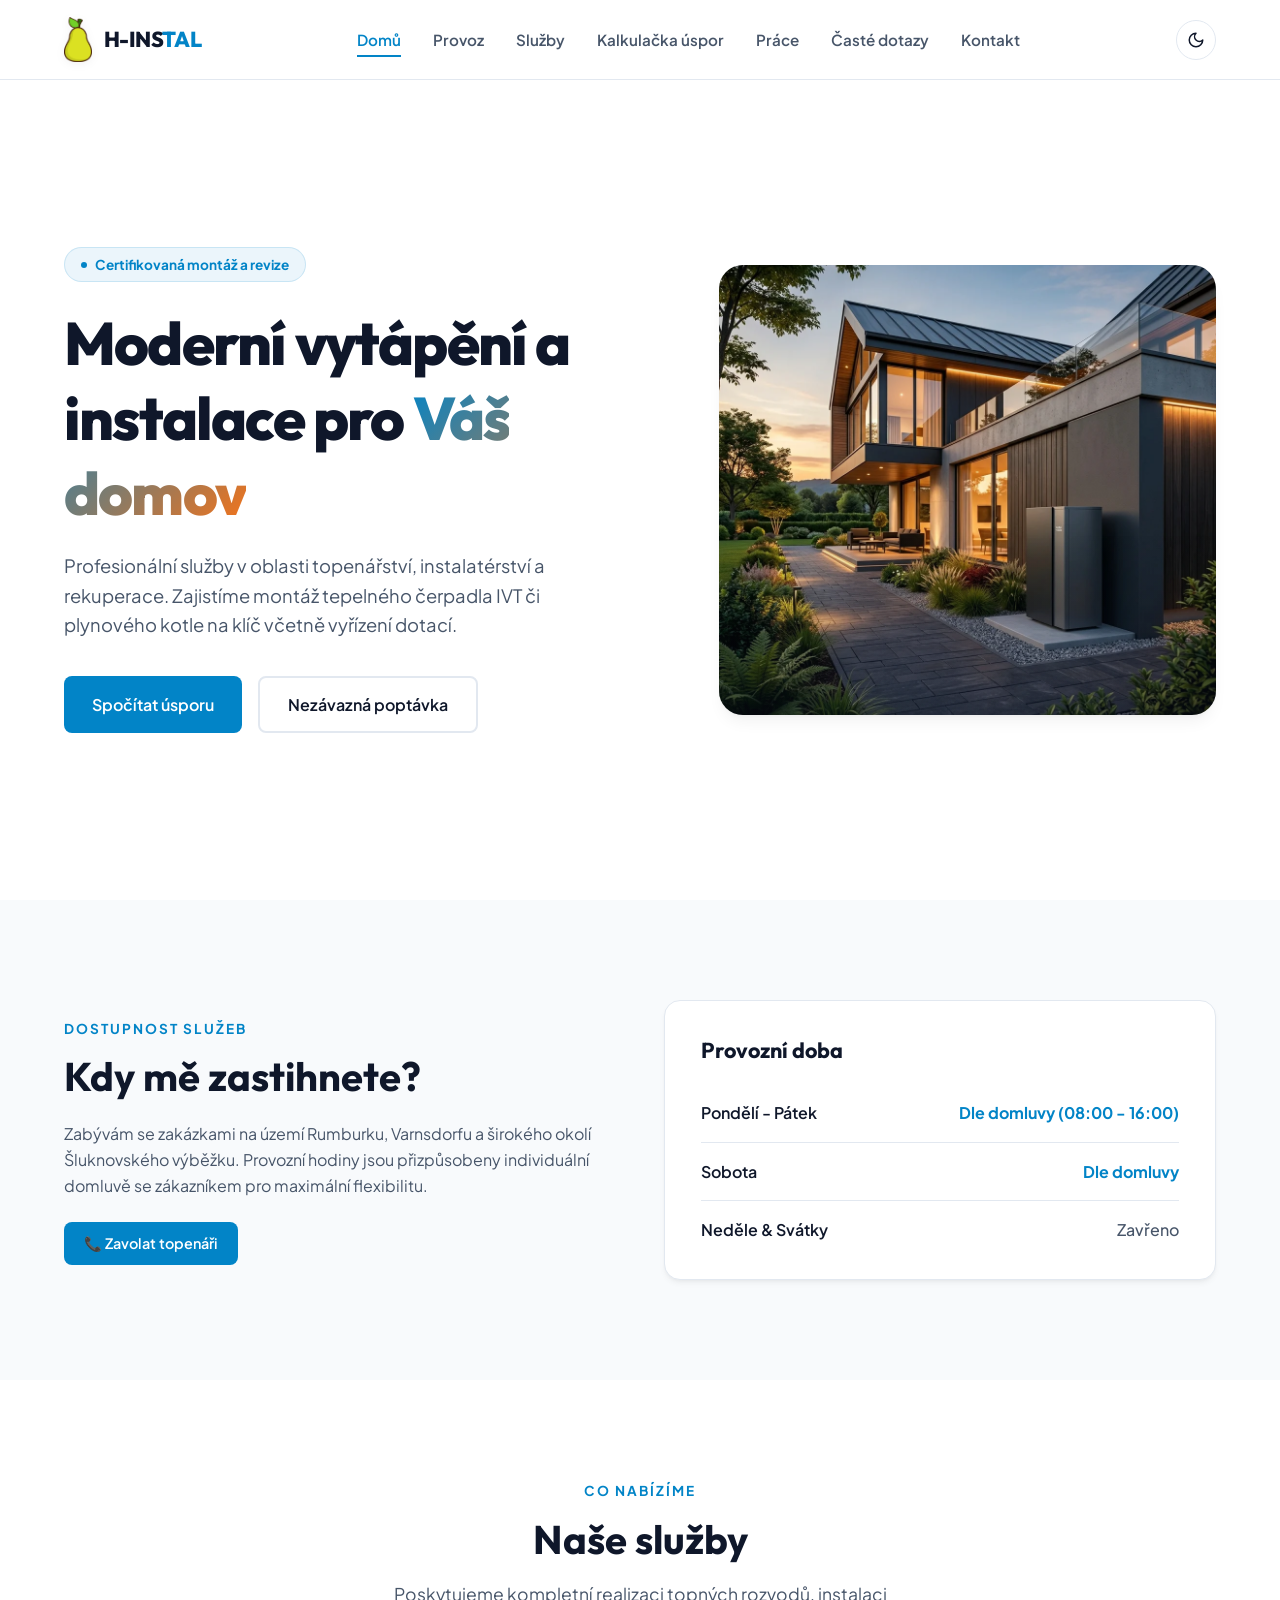
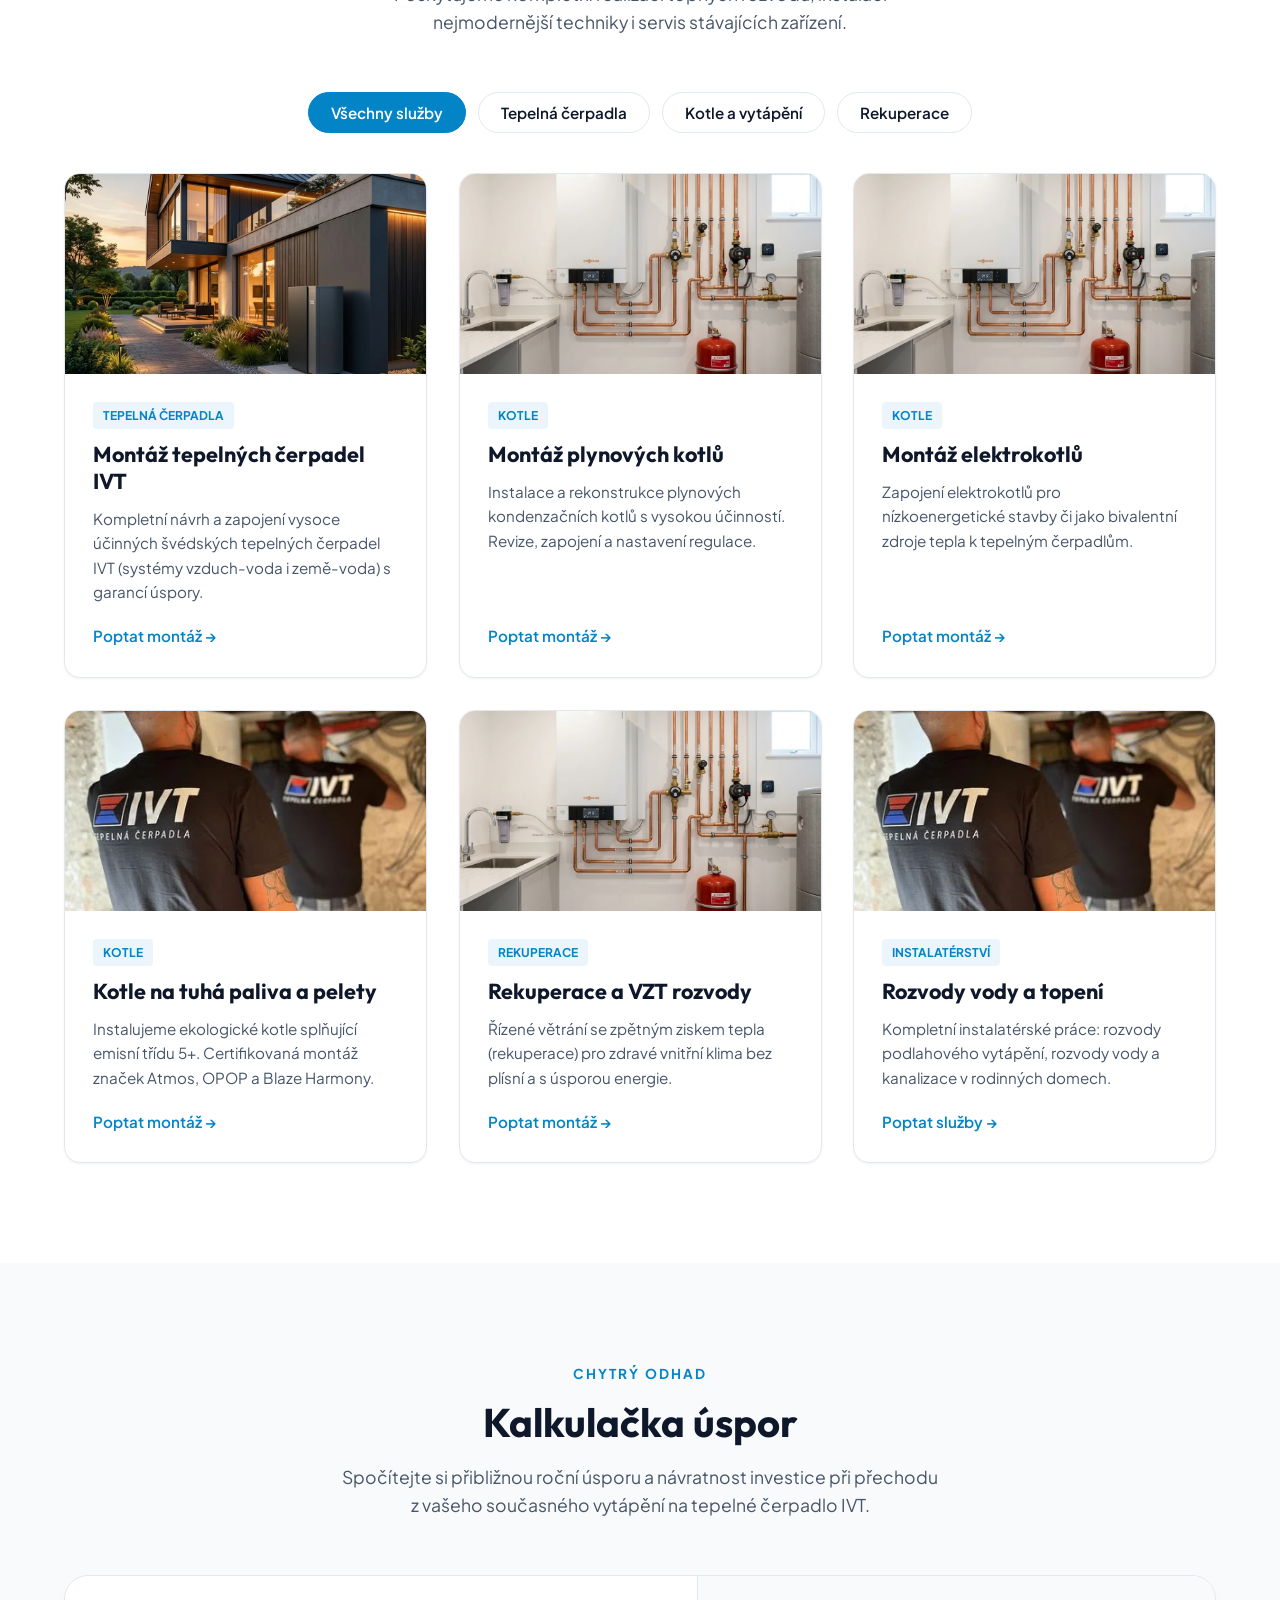
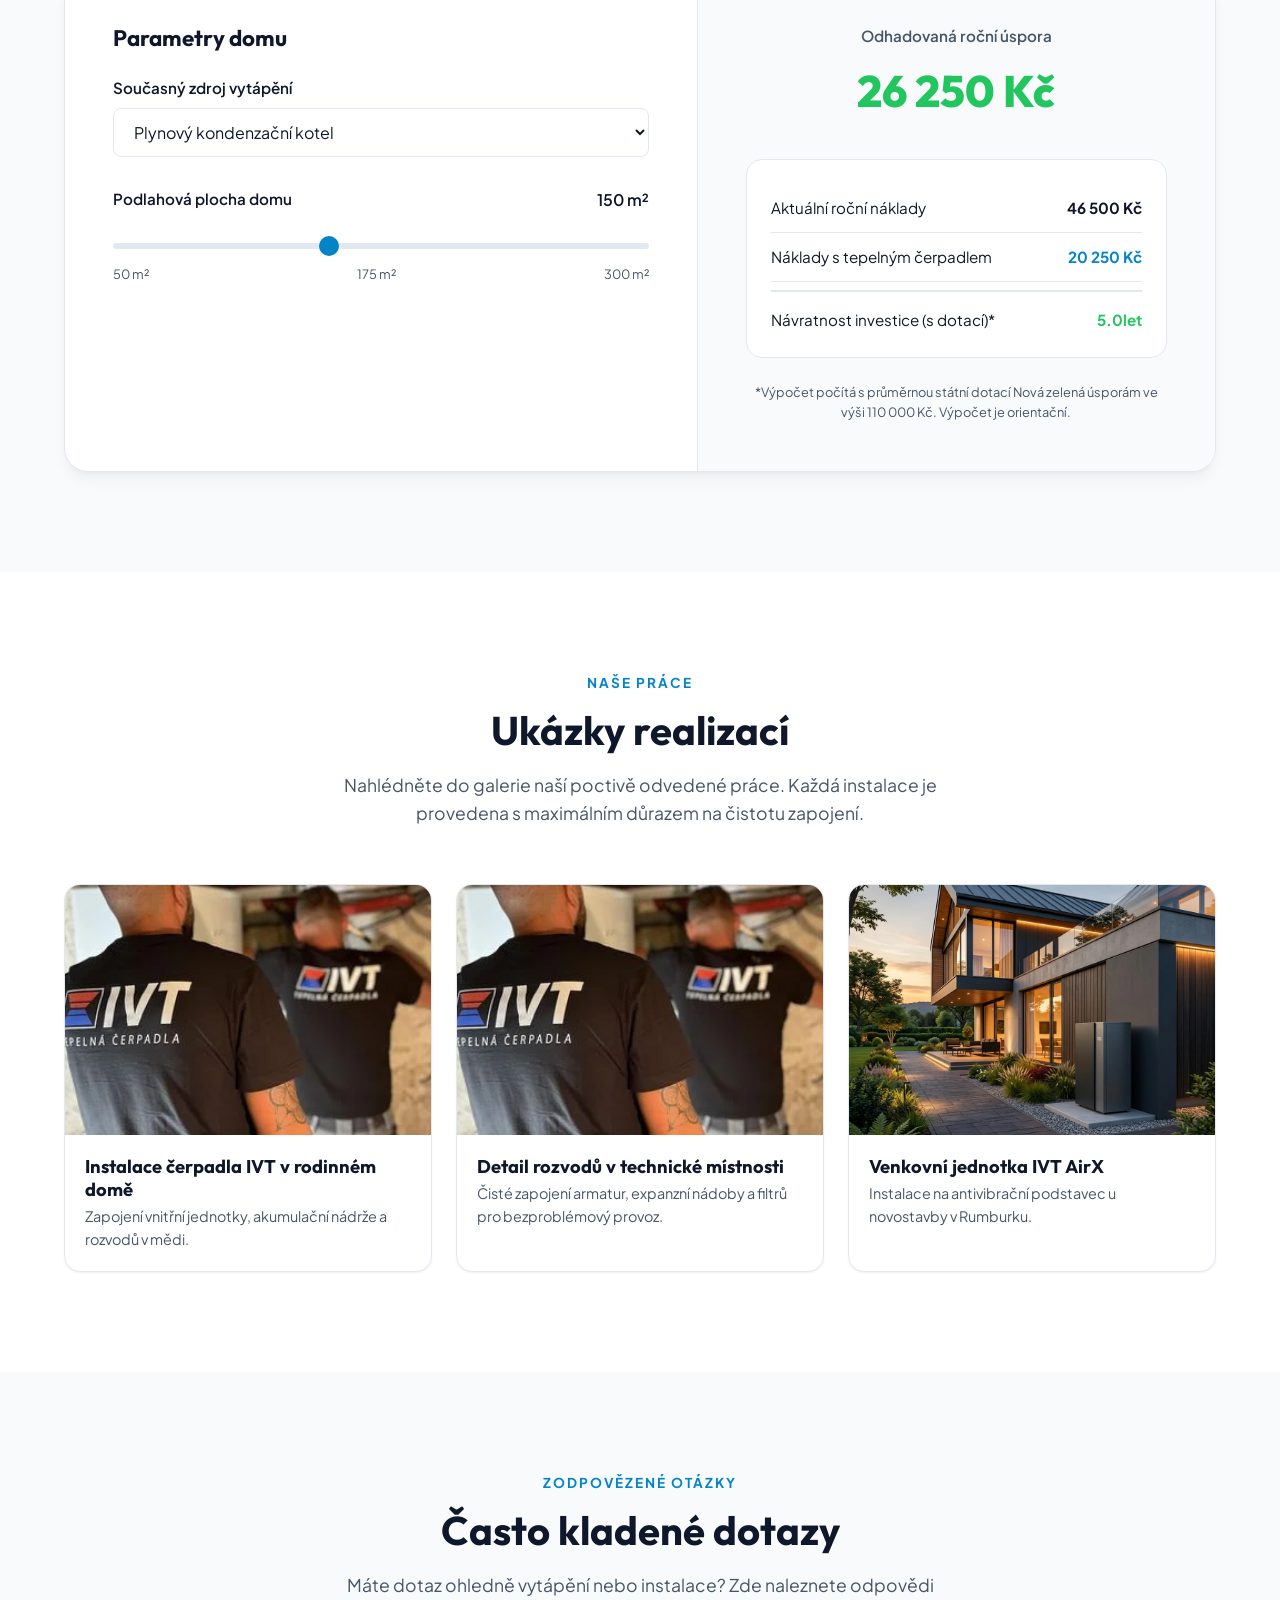
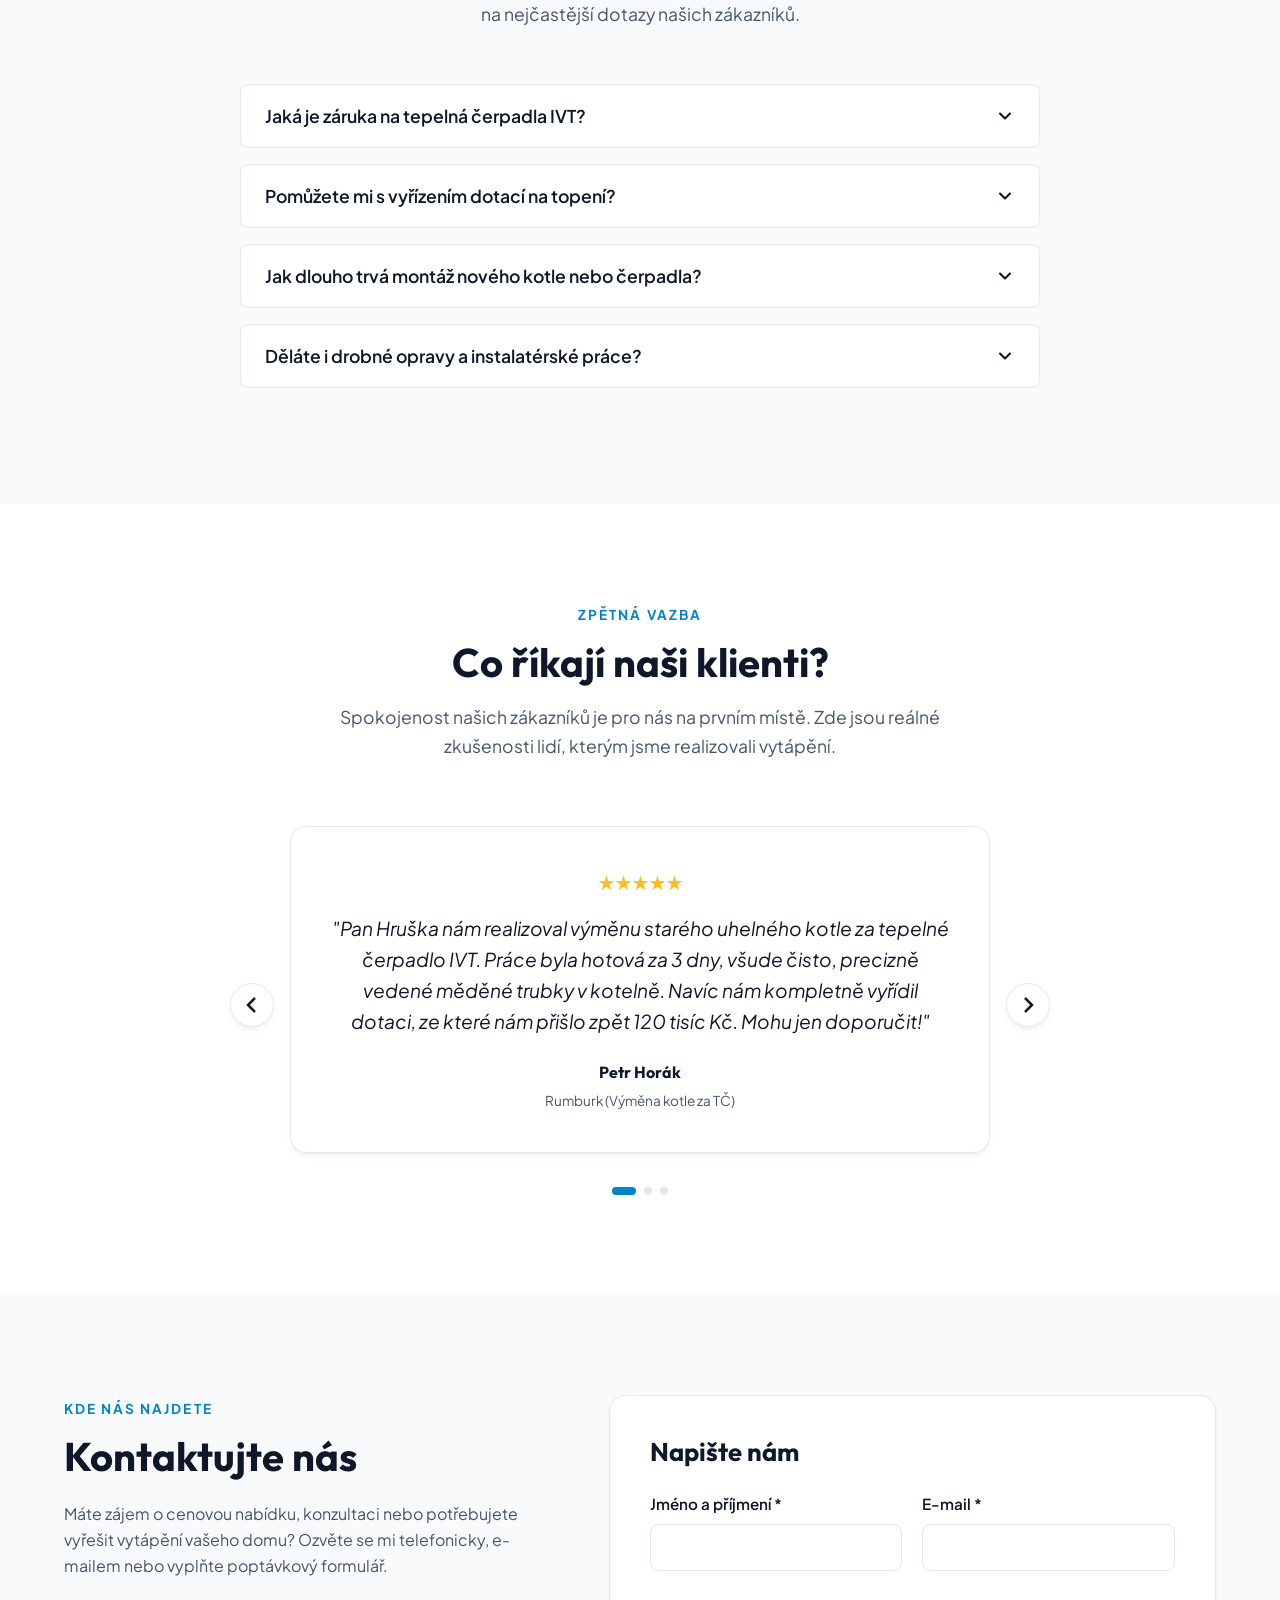
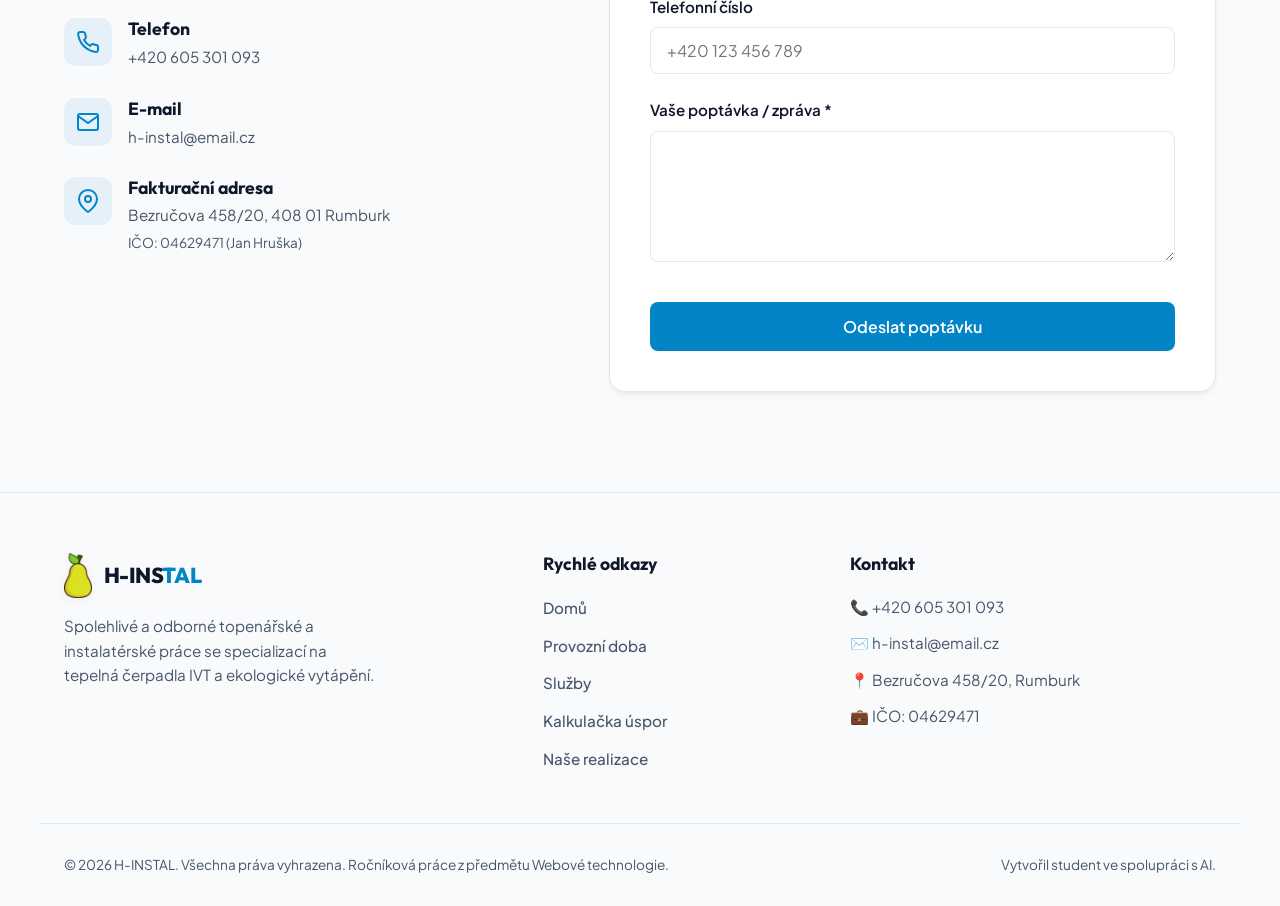
<file: index.html>
<!DOCTYPE html>
<html lang="cs">
<head>
    <meta charset="UTF-8">
    <meta name="viewport" content="width=device-width, initial-scale=1.0">
    <meta name="description" content="Profesionální instalatérské a topenářské služby v Rumburku a okolí. Specializujeme se na tepelná čerpadla IVT, plynové kotle, elektrokotle a rekuperace.">
    <meta name="keywords" content="topenář, instalatér, Jan Hruška, Rumburk, vytápění, tepelná čerpadla, IVT, plynové kotle, elektrokotle, rekuperace, topenářství">
    <meta name="author" content="Jan Hruška">
    <meta name="robots" content="index, follow">
    <link rel="canonical" href="https://janhruska-git.github.io/topenarstvi-hruska/">
    
    <!-- Open Graph / Facebook -->
    <meta property="og:type" content="website">
    <meta property="og:url" content="https://janhruska-git.github.io/topenarstvi-hruska/">
    <meta property="og:title" content="Topenářství Jan Hruška | Instalace tepelných čerpadel a kotlů">
    <meta property="og:description" content="Hledáte spolehlivého instalatéra a topenáře? Specializuji se na moderní topné systémy IVT, montáže plynových kotlů a rekuperace v Rumburku a okolí.">
    <meta property="og:image" content="assets/img/heat_pump.webp">
    <meta property="og:site_name" content="H-INSTAL">

    <!-- Twitter -->
    <meta name="twitter:card" content="summary_large_image">
    <meta name="twitter:url" content="https://janhruska-git.github.io/topenarstvi-hruska/">
    <meta name="twitter:title" content="Topenářství Jan Hruška | Instalace tepelných čerpadel a kotlů">
    <meta name="twitter:description" content="Moderní a úsporné topné systémy, montáže kotlů a rekuperace v Rumburku. Spočítejte si úsporu na naší online kalkulačce vytápění.">
    <meta name="twitter:image" content="assets/img/heat_pump.webp">

    <title>Topenářství Jan Hruška | Instalace tepelných čerpadel a kotlů</title>

    <!-- Stylesheets (Minified for production) -->
    <link rel="stylesheet" href="assets/css/style.min.css">
    
    <!-- Structured Data (JSON-LD) for Local Business SEO -->
    <script type="application/ld+json">
    {
      "@context": "https://schema.org",
      "@type": "PlumbingService",
      "name": "H-INSTAL - Jan Hruška",
      "image": "https://janhruska-git.github.io/topenarstvi-hruska/assets/img/heat_pump.webp",
      "@id": "https://janhruska-git.github.io/topenarstvi-hruska/#localbusiness",
      "url": "https://janhruska-git.github.io/topenarstvi-hruska/",
      "telephone": "+420605301093",
      "priceRange": "$$",
      "address": {
        "@type": "PostalAddress",
        "streetAddress": "Bezručova 458/20",
        "addressLocality": "Rumburk",
        "postalCode": "408 01",
        "addressCountry": "CZ"
      },
      "geo": {
        "@type": "GeoCoordinates",
        "latitude": 50.9507661,
        "longitude": 14.5583681
      },
      "openingHoursSpecification": {
        "@type": "OpeningHoursSpecification",
        "dayOfWeek": [
          "Monday",
          "Tuesday",
          "Wednesday",
          "Thursday",
          "Friday"
        ],
        "opens": "08:00",
        "closes": "16:00",
        "description": "Dle domluvy"
      },
      "areaServed": {
        "@type": "AdministrativeArea",
        "name": "Ústecký kraj"
      }
    }
    </script>
</head>
<body>
    <!-- Skip to content link for screen readers and keyboard users -->
    <a href="#main-content" class="skip-link">Přeskočit na obsah</a>

    <!-- HEADER & STICKY NAVIGATION -->
    <header>
        <div class="container nav-container">
            <a href="#home" class="logo-group" aria-label="H-INSTAL domovská stránka">
                <img src="assets/img/hruska.webp" alt="Logo Hruška hrušeň" width="45" height="45">
                <div class="logo-text">H-INS<span>TAL</span></div>
            </a>
            
            <nav id="nav-menu" aria-label="Hlavní menu">
                <ul class="nav-menu">
                    <li><a href="#home" class="nav-link active">Domů</a></li>
                    <li><a href="#provoz" class="nav-link">Provoz</a></li>
                    <li><a href="#sluzby" class="nav-link">Služby</a></li>
                    <li><a href="#kalkulacka" class="nav-link">Kalkulačka úspor</a></li>
                    <li><a href="#realizace" class="nav-link">Práce</a></li>
                    <li><a href="#faq" class="nav-link">Časté dotazy</a></li>
                    <li><a href="#kontakt" class="nav-link">Kontakt</a></li>
                </ul>
            </nav>

            <div class="nav-controls">
                <!-- Accessibility Theme Toggle (Dark/Light mode) -->
                <button id="theme-toggle" class="theme-toggle" aria-label="Přepnout tmavý/světlý režim">
                    <!-- Sun Icon (Světlý) -->
                    <svg class="sun-icon" viewBox="0 0 24 24" aria-hidden="true">
                        <circle cx="12" cy="12" r="4"></circle>
                        <path d="M12 2v2M12 20v2M4.93 4.93l1.41 1.41M17.66 17.66l1.41 1.41M2 12h2M20 12h2M6.34 17.66l-1.41 1.41M19.07 4.93l-1.41 1.41"></path>
                    </svg>
                    <!-- Moon Icon (Tmavý) -->
                    <svg class="moon-icon" viewBox="0 0 24 24" aria-hidden="true">
                        <path d="M12 3a6 6 0 0 0 9 9 9 9 0 1 1-9-9Z"></path>
                    </svg>
                </button>
                
                <!-- Accessible Hamburger Button -->
                <button id="hamburger" class="hamburger" aria-expanded="false" aria-controls="nav-menu" aria-label="Otevřít navigaci">
                    <span class="hamburger-line"></span>
                    <span class="hamburger-line"></span>
                    <span class="hamburger-line"></span>
                </button>
            </div>
        </div>
    </header>

    <!-- MAIN CONTENT AREA -->
    <main id="main-content">
        
        <!-- HERO SECTION -->
        <section class="hero" id="home">
            <div class="container hero-grid">
                <div class="hero-content">
                    <div class="hero-badge">
                        <span></span> Certifikovaná montáž a revize
                    </div>
                    <h1 class="hero-title">Moderní vytápění a instalace pro <span>Váš domov</span></h1>
                    <p class="hero-desc">Profesionální služby v oblasti topenářství, instalatérství a rekuperace. Zajistíme montáž tepelného čerpadla IVT či plynového kotle na klíč včetně vyřízení dotací.</p>
                    <div class="hero-actions">
                        <a href="#kalkulacka" class="btn btn-primary">Spočítat úsporu</a>
                        <a href="#kontakt" class="btn btn-secondary">Nezávazná poptávka</a>
                    </div>
                </div>
                <div class="hero-image-wrapper">
                    <img src="assets/img/heat_pump.webp" class="hero-image" alt="Sleek modern heat pump outside a contemporary house" width="550" height="450">
                </div>
            </div>
        </section>

        <!-- PROVOZNÍ DOBA SECTION -->
        <section class="section-bg" id="provoz">
            <div class="container provoz-grid">
                <div>
                    <span class="section-tag">Dostupnost služeb</span>
                    <h2 class="section-title" style="text-align: left; margin-bottom: 20px;">Kdy mě zastihnete?</h2>
                    <p style="color: var(--text-secondary); margin-bottom: 24px;">Zabývám se zakázkami na území Rumburku, Varnsdorfu a širokého okolí Šluknovského výběžku. Provozní hodiny jsou přizpůsobeny individuální domluvě se zákazníkem pro maximální flexibilitu.</p>
                    <div style="display: flex; gap: 16px; align-items: center; margin-top: 10px;">
                        <a href="tel:+420605301093" class="btn btn-primary" style="padding: 10px 20px; font-size: 0.9rem;">
                            📞 Zavolat topenáři
                        </a>
                    </div>
                </div>
                <div class="provoz-hours-card">
                    <h3 style="margin-bottom: 20px; font-size: 1.35rem;">Provozní doba</h3>
                    <ul class="provoz-list">
                        <li class="provoz-item"><span class="day">Pondělí - Pátek</span><span class="time">Dle domluvy (08:00 - 16:00)</span></li>
                        <li class="provoz-item"><span class="day">Sobota</span><span class="time">Dle domluvy</span></li>
                        <li class="provoz-item weekend"><span class="day">Neděle & Svátky</span><span class="time">Zavřeno</span></li>
                    </ul>
                </div>
            </div>
        </section>

        <!-- SLUŽBY SECTION WITH DYNAMIC FILTER -->
        <section id="sluzby">
            <div class="container">
                <div style="display: flex; flex-direction: column; align-items: center;">
                    <span class="section-tag">Co nabízíme</span>
                    <h2 class="section-title">Naše služby</h2>
                    <p class="section-subtitle">Poskytujeme kompletní realizaci topných rozvodů, instalaci nejmodernější techniky i servis stávajících zařízení.</p>
                </div>
                
                <!-- Filter Tabs -->
                <div class="filter-menu" role="tablist" aria-label="Filtrovat služby">
                    <button class="filter-btn active" data-filter="all" role="tab" aria-selected="true">Všechny služby</button>
                    <button class="filter-btn" data-filter="pump" role="tab" aria-selected="false">Tepelná čerpadla</button>
                    <button class="filter-btn" data-filter="boiler" role="tab" aria-selected="false">Kotle a vytápění</button>
                    <button class="filter-btn" data-filter="ventilation" role="tab" aria-selected="false">Rekuperace</button>
                </div>

                <!-- Services Grid -->
                <div class="services-grid">
                    <!-- Service 1 -->
                    <div class="service-card show" data-category="pump">
                        <div class="service-img-wrapper">
                            <img src="assets/img/heat_pump.webp" class="service-img" alt="Montáž tepelného čerpadla" loading="lazy" width="340" height="200">
                        </div>
                        <div class="service-content">
                            <span class="service-icon-label">Tepelná čerpadla</span>
                            <h3>Montáž tepelných čerpadel IVT</h3>
                            <p>Kompletní návrh a zapojení vysoce účinných švédských tepelných čerpadel IVT (systémy vzduch-voda i země-voda) s garancí úspory.</p>
                            <a href="#kontakt" class="service-link">Poptat montáž &rarr;</a>
                        </div>
                    </div>
                    
                    <!-- Service 2 -->
                    <div class="service-card show" data-category="boiler">
                        <div class="service-img-wrapper">
                            <img src="assets/img/boiler.webp" class="service-img" alt="Instalace moderního plynového kotle" loading="lazy" width="340" height="200">
                        </div>
                        <div class="service-content">
                            <span class="service-icon-label">Kotle</span>
                            <h3>Montáž plynových kotlů</h3>
                            <p>Instalace a rekonstrukce plynových kondenzačních kotlů s vysokou účinností. Revize, zapojení a nastavení regulace.</p>
                            <a href="#kontakt" class="service-link">Poptat montáž &rarr;</a>
                        </div>
                    </div>

                    <!-- Service 3 -->
                    <div class="service-card show" data-category="boiler">
                        <div class="service-img-wrapper">
                            <img src="assets/img/boiler.webp" class="service-img" alt="Elektrokotel rozvody" loading="lazy" width="340" height="200">
                        </div>
                        <div class="service-content">
                            <span class="service-icon-label">Kotle</span>
                            <h3>Montáž elektrokotlů</h3>
                            <p>Zapojení elektrokotlů pro nízkoenergetické stavby či jako bivalentní zdroje tepla k tepelným čerpadlům.</p>
                            <a href="#kontakt" class="service-link">Poptat montáž &rarr;</a>
                        </div>
                    </div>

                    <!-- Service 4 -->
                    <div class="service-card show" data-category="boiler">
                        <div class="service-img-wrapper">
                            <img src="assets/img/35f1.webp" class="service-img" alt="Kotle na tuhá paliva" loading="lazy" width="340" height="200">
                        </div>
                        <div class="service-content">
                            <span class="service-icon-label">Kotle</span>
                            <h3>Kotle na tuhá paliva a pelety</h3>
                            <p>Instalujeme ekologické kotle splňující emisní třídu 5+. Certifikovaná montáž značek Atmos, OPOP a Blaze Harmony.</p>
                            <a href="#kontakt" class="service-link">Poptat montáž &rarr;</a>
                        </div>
                    </div>

                    <!-- Service 5 -->
                    <div class="service-card show" data-category="ventilation">
                        <div class="service-img-wrapper">
                            <img src="assets/img/boiler.webp" class="service-img" alt="Ventilační rozvody" loading="lazy" width="340" height="200">
                        </div>
                        <div class="service-content">
                            <span class="service-icon-label">Rekuperace</span>
                            <h3>Rekuperace a VZT rozvody</h3>
                            <p>Řízené větrání se zpětným ziskem tepla (rekuperace) pro zdravé vnitřní klima bez plísní a s úsporou energie.</p>
                            <a href="#kontakt" class="service-link">Poptat montáž &rarr;</a>
                        </div>
                    </div>

                    <!-- Service 6 -->
                    <div class="service-card show" data-category="all">
                        <div class="service-img-wrapper">
                            <img src="assets/img/35f1.webp" class="service-img" alt="Instalatérské práce v kotelně" loading="lazy" width="340" height="200">
                        </div>
                        <div class="service-content">
                            <span class="service-icon-label">Instalatérství</span>
                            <h3>Rozvody vody a topení</h3>
                            <p>Kompletní instalatérské práce: rozvody podlahového vytápění, rozvody vody a kanalizace v rodinných domech.</p>
                            <a href="#kontakt" class="service-link">Poptat služby &rarr;</a>
                        </div>
                    </div>
                </div>
            </div>
        </section>

        <!-- CALCULATOR SECTION -->
        <section class="section-bg" id="kalkulacka">
            <div class="container">
                <div style="display: flex; flex-direction: column; align-items: center;">
                    <span class="section-tag">Chytrý odhad</span>
                    <h2 class="section-title">Kalkulačka úspor</h2>
                    <p class="section-subtitle">Spočítejte si přibližnou roční úsporu a návratnost investice při přechodu z vašeho současného vytápění na tepelné čerpadlo IVT.</p>
                </div>
                
                <div class="calc-container">
                    <div class="calc-inputs">
                        <h3 style="margin-bottom: 24px; font-size: 1.4rem;">Parametry domu</h3>
                        
                        <div class="form-group">
                            <label for="calc-source">Současný zdroj vytápění</label>
                            <select id="calc-source" class="form-input">
                                <option value="electric">Elektrokotel / Přímotopy</option>
                                <option value="gas" selected>Plynový kondenzační kotel</option>
                                <option value="coal">Uhlí / Dřevo (starý kotel)</option>
                            </select>
                        </div>
                        
                        <div class="form-group" style="margin-top: 30px;">
                            <div style="display: flex; justify-content: space-between; font-weight: 600; margin-bottom: 8px;">
                                <label for="calc-area">Podlahová plocha domu</label>
                                <span><span id="calc-area-val">150</span> m²</span>
                            </div>
                            <input type="range" id="calc-area" class="range-slider" min="50" max="300" value="150" aria-valuemin="50" aria-valuemax="300" aria-valuenow="150">
                            <div style="display: flex; justify-content: space-between; color: var(--text-secondary); font-size: 0.8rem;">
                                <span>50 m²</span>
                                <span>175 m²</span>
                                <span>300 m²</span>
                            </div>
                        </div>
                    </div>
                    
                    <div class="calc-outputs">
                        <div class="calc-result-box">
                            <div class="calc-result-label">Odhadovaná roční úspora</div>
                            <div id="calc-savings" class="calc-result-value">0 Kč</div>
                        </div>
                        
                        <div class="calc-stats">
                            <div class="calc-stat-row">
                                <span>Aktuální roční náklady</span>
                                <span id="calc-current-cost">0 Kč</span>
                            </div>
                            <div class="calc-stat-row">
                                <span>Náklady s tepelným čerpadlem</span>
                                <span id="calc-hp-cost" style="color: var(--primary);">0 Kč</span>
                            </div>
                            <div class="calc-stat-row" style="border-top: 2px solid var(--border-color); padding-top: 16px; margin-top: 8px;">
                                <span>Návratnost investice (s dotací)*</span>
                                <span id="calc-roi" style="color: var(--success);">0 let</span>
                            </div>
                        </div>
                        <p class="calc-note">*Výpočet počítá s průměrnou státní dotací Nová zelená úsporám ve výši 110 000 Kč. Výpočet je orientační.</p>
                    </div>
                </div>
            </div>
        </section>

        <!-- PORTFOLIO / GALLERY SECTION -->
        <section id="realizace">
            <div class="container">
                <div style="display: flex; flex-direction: column; align-items: center;">
                    <span class="section-tag">Naše práce</span>
                    <h2 class="section-title">Ukázky realizací</h2>
                    <p class="section-subtitle">Nahlédněte do galerie naší poctivě odvedené práce. Každá instalace je provedena s maximálním důrazem na čistotu zapojení.</p>
                </div>

                <div class="gallery-grid">
                    <!-- Gallery Item 1 -->
                    <article class="gallery-card">
                        <div class="gallery-img-wrapper">
                            <img src="assets/img/35f1.webp" class="gallery-img" alt="Detail instalace oběhového čerpadla a trubek v kotelně" loading="lazy" width="370" height="250">
                        </div>
                        <div class="gallery-info">
                            <h4>Instalace čerpadla IVT v rodinném domě</h4>
                            <p>Zapojení vnitřní jednotky, akumulační nádrže a rozvodů v mědi.</p>
                        </div>
                    </article>

                    <!-- Gallery Item 2 -->
                    <article class="gallery-card">
                        <div class="gallery-img-wrapper">
                            <img src="assets/img/35f1.webp" class="gallery-img" alt="Rozvody topení s ventilovými uzávěry" loading="lazy" width="370" height="250">
                        </div>
                        <div class="gallery-info">
                            <h4>Detail rozvodů v technické místnosti</h4>
                            <p>Čisté zapojení armatur, expanzní nádoby a filtrů pro bezproblémový provoz.</p>
                        </div>
                    </article>
                    
                    <!-- Gallery Item 3 -->
                    <article class="gallery-card">
                        <div class="gallery-img-wrapper">
                            <img src="assets/img/heat_pump.webp" class="gallery-img" alt="Venkovní jednotka tepelného čerpadla IVT u zdi domu" loading="lazy" width="370" height="250">
                        </div>
                        <div class="gallery-info">
                            <h4>Venkovní jednotka IVT AirX</h4>
                            <p>Instalace na antivibrační podstavec u novostavby v Rumburku.</p>
                        </div>
                    </article>
                </div>
            </div>
        </section>

        <!-- FAQ ACCORDION SECTION -->
        <section class="section-bg" id="faq">
            <div class="container">
                <div style="display: flex; flex-direction: column; align-items: center;">
                    <span class="section-tag">Zodpovězené otázky</span>
                    <h2 class="section-title">Často kladené dotazy</h2>
                    <p class="section-subtitle">Máte dotaz ohledně vytápění nebo instalace? Zde naleznete odpovědi na nejčastější dotazy našich zákazníků.</p>
                </div>

                <div class="faq-container">
                    <!-- FAQ 1 -->
                    <div class="faq-item">
                        <button class="faq-question" aria-expanded="false" aria-controls="faq1-answer">
                            Jaká je záruka na tepelná čerpadla IVT?
                            <svg class="faq-icon" viewBox="0 0 24 24" aria-hidden="true"><path d="m6 9 6 6 6-6"></path></svg>
                        </button>
                        <div id="faq1-answer" class="faq-answer" role="region">
                            <div class="faq-answer-inner">
                                Na tepelná čerpadla IVT poskytujeme standardní plnou záruku 5 let na celé zařízení a 10 let na kompresor, což je srdce celého čerpadla. Záruka je podmíněna každoroční garanční prohlídkou, kterou pro vás rádi provedeme.
                            </div>
                        </div>
                    </div>

                    <!-- FAQ 2 -->
                    <div class="faq-item">
                        <button class="faq-question" aria-expanded="false" aria-controls="faq2-answer">
                            Pomůžete mi s vyřízením dotací na topení?
                            <svg class="faq-icon" viewBox="0 0 24 24" aria-hidden="true"><path d="m6 9 6 6 6-6"></path></svg>
                        </button>
                        <div id="faq2-answer" class="faq-answer" role="region">
                            <div class="faq-answer-inner">
                                Ano, samozřejmě! Pro naše zákazníky zajišťujeme kompletní vyřízení žádosti v programu Nová zelená úsporám (případně Kotlíkové dotace). Připravíme projektovou dokumentaci, zprávu o instalaci a podáme žádost, takže pro vás je celý proces bezstarostný.
                            </div>
                        </div>
                    </div>

                    <!-- FAQ 3 -->
                    <div class="faq-item">
                        <button class="faq-question" aria-expanded="false" aria-controls="faq3-answer">
                            Jak dlouho trvá montáž nového kotle nebo čerpadla?
                            <svg class="faq-icon" viewBox="0 0 24 24" aria-hidden="true"><path d="m6 9 6 6 6-6"></path></svg>
                        </button>
                        <div id="faq3-answer" class="faq-answer" role="region">
                            <div class="faq-answer-inner">
                                Běžná výměna starého kotle za nový plynový kondenzační kotel zabere obvykle 1 až 2 dny. Instalace kompletního systému tepelného čerpadla (včetně vnitřní a venkovní jednotky, akumulace a napojení do systému) trvá nejčastěji 3 až 4 pracovní dny podle složitosti kotelny.
                            </div>
                        </div>
                    </div>

                    <!-- FAQ 4 -->
                    <div class="faq-item">
                        <button class="faq-question" aria-expanded="false" aria-controls="faq4-answer">
                            Děláte i drobné opravy a instalatérské práce?
                            <svg class="faq-icon" viewBox="0 0 24 24" aria-hidden="true"><path d="m6 9 6 6 6-6"></path></svg>
                        </button>
                        <div id="faq4-answer" class="faq-answer" role="region">
                            <div class="faq-answer-inner">
                                Primárně se zaměřujeme na kompletní realizace kotelen, vytápění a novostaveb. Drobné instalatérské opravy (výměna baterie, kapající sifon) provádíme spíše v rámci větších zakázek nebo pro naše stálé zákazníky z kapacitních důvodů.
                            </div>
                        </div>
                    </div>
                </div>
            </div>
        </section>

        <!-- TESTIMONIALS SLIDER SECTION -->
        <section class="testimonials-section" id="recenze">
            <div class="container">
                <div style="display: flex; flex-direction: column; align-items: center;">
                    <span class="section-tag">Zpětná vazba</span>
                    <h2 class="section-title">Co říkají naši klienti?</h2>
                    <p class="section-subtitle">Spokojenost našich zákazníků je pro nás na prvním místě. Zde jsou reálné zkušenosti lidí, kterým jsme realizovali vytápění.</p>
                </div>

                <div class="carousel-container">
                    <button id="carousel-prev" class="carousel-btn carousel-btn-prev" aria-label="Předchozí recenze">
                        <svg width="24" height="24" fill="none" stroke="currentColor" stroke-width="2.5" viewBox="0 0 24 24" aria-hidden="true"><path d="m15 19-7-7 7-7"></path></svg>
                    </button>
                    
                    <div class="carousel-track-wrapper">
                        <div id="carousel-track" class="carousel-track">
                            <!-- Review 1 -->
                            <div class="carousel-slide">
                                <div class="testimonial-card">
                                    <div class="testimonial-stars">★★★★★</div>
                                    <p class="testimonial-quote">"Pan Hruška nám realizoval výměnu starého uhelného kotle za tepelné čerpadlo IVT. Práce byla hotová za 3 dny, všude čisto, precizně vedené měděné trubky v kotelně. Navíc nám kompletně vyřídil dotaci, ze které nám přišlo zpět 120 tisíc Kč. Mohu jen doporučit!"</p>
                                    <div class="testimonial-author">Petr Horák</div>
                                    <div class="testimonial-pos">Rumburk (Výměna kotle za TČ)</div>
                                </div>
                            </div>
                            <!-- Review 2 -->
                            <div class="carousel-slide">
                                <div class="testimonial-card">
                                    <div class="testimonial-stars">★★★★★</div>
                                    <p class="testimonial-quote">"Spolehlivý topenář! Rychlé jednání, rozumná cena a skvěle odvedená práce na rozvodech podlahového topení u naší novostavby. Vše funguje perfektně, topná zkouška proběhla bez jediného problému."</p>
                                    <div class="testimonial-author">Martina Dvořáková</div>
                                    <div class="testimonial-pos">Varnsdorf (Podlahové vytápění v novostavbě)</div>
                                </div>
                            </div>
                            <!-- Review 3 -->
                            <div class="carousel-slide">
                                <div class="testimonial-card">
                                    <div class="testimonial-stars">★★★★★</div>
                                    <p class="testimonial-quote">"Ocenil jsem zejména odborné poradenství. Pan Hruška nám vymluvil předimenzovaný kotel a navrhl úspornější řešení s rekuperací. V domě máme nyní stále čerstvý vzduch a účty za vytápění jsou poloviční."</p>
                                    <div class="testimonial-author">Jan Novotný</div>
                                    <div class="testimonial-pos">Jiřetín pod Jedlovou (Kondenzační kotel + rekuperace)</div>
                                </div>
                            </div>
                        </div>
                    </div>
                    
                    <button id="carousel-next" class="carousel-btn carousel-btn-next" aria-label="Další recenze">
                        <svg width="24" height="24" fill="none" stroke="currentColor" stroke-width="2.5" viewBox="0 0 24 24" aria-hidden="true"><path d="m9 5 7 7-7 7"></path></svg>
                    </button>
                    
                    <div id="carousel-dots" class="carousel-dots"></div>
                </div>
            </div>
        </section>

        <!-- CONTACT SECTION with FORM -->
        <section class="section-bg" id="kontakt">
            <div class="container contact-grid">
                <div>
                    <span class="section-tag">Kde nás najdete</span>
                    <h2 class="section-title" style="text-align: left; margin-bottom: 20px;">Kontaktujte nás</h2>
                    <p style="color: var(--text-secondary); margin-bottom: 40px;">Máte zájem o cenovou nabídku, konzultaci nebo potřebujete vyřešit vytápění vašeho domu? Ozvěte se mi telefonicky, e-mailem nebo vyplňte poptávkový formulář.</p>
                    
                    <div class="contact-info-list">
                        <!-- Phone -->
                        <div class="contact-info-item">
                            <div class="contact-icon-wrapper">
                                <svg viewBox="0 0 24 24" aria-hidden="true">
                                    <path d="M22 16.92v3a2 2 0 0 1-2.18 2 19.79 19.79 0 0 1-8.63-3.07 19.5 19.5 0 0 1-6-6 19.79 19.79 0 0 1-3.07-8.67A2 2 0 0 1 4.11 2h3a2 2 0 0 1 2 1.72 12.84 12.84 0 0 0 .7 2.81 2 2 0 0 1-.45 2.11L8.09 9.91a16 16 0 0 0 6 6l1.27-1.27a2 2 0 0 1 2.11-.45 12.84 12.84 0 0 0 2.81.7A2 2 0 0 1 22 16.92z"></path>
                                </svg>
                            </div>
                            <div class="contact-text">
                                <h4>Telefon</h4>
                                <a href="tel:+420605301093" aria-label="Zavolat na telefonní číslo +420 605 301 093">+420 605 301 093</a>
                            </div>
                        </div>

                        <!-- Email -->
                        <div class="contact-info-item">
                            <div class="contact-icon-wrapper">
                                <svg viewBox="0 0 24 24" aria-hidden="true">
                                    <path d="M4 4h16c1.1 0 2 .9 2 2v12c0 1.1-.9 2-2 2H4c-1.1 0-2-.9-2-2V6c0-1.1.9-2 2-2z"></path>
                                    <polyline points="22,6 12,13 2,6"></polyline>
                                </svg>
                            </div>
                            <div class="contact-text">
                                <h4>E-mail</h4>
                                <a href="mailto:h-instal@email.cz" aria-label="Poslat email na h-instal@email.cz">h-instal@email.cz</a>
                            </div>
                        </div>

                        <!-- Address -->
                        <div class="contact-info-item">
                            <div class="contact-icon-wrapper">
                                <svg viewBox="0 0 24 24" aria-hidden="true">
                                    <path d="M21 10c0 7-9 13-9 13s-9-6-9-13a9 9 0 0 1 18 0z"></path>
                                    <circle cx="12" cy="10" r="3"></circle>
                                </svg>
                            </div>
                            <div class="contact-text">
                                <h4>Fakturační adresa</h4>
                                <p>Bezručova 458/20, 408 01 Rumburk</p>
                                <p style="font-size: 0.85rem; margin-top: 4px;">IČO: 04629471 (Jan Hruška)</p>
                            </div>
                        </div>
                    </div>
                </div>

                <!-- Contact Form Card -->
                <div class="contact-form-card">
                    <form id="contact-form" class="contact-form" novalidate>
                        <h3>Napište nám</h3>
                        
                        <!-- Success Banner -->
                        <div id="form-status" class="form-status" aria-live="polite"></div>
                        
                        <div class="form-row">
                            <div class="form-group">
                                <label for="form-name">Jméno a příjmení *</label>
                                <input type="text" id="form-name" class="form-input" required autocomplete="name" aria-describedby="name-error">
                                <span class="error-message" id="name-error">Toto pole je povinné.</span>
                            </div>
                            <div class="form-group">
                                <label for="form-email">E-mail *</label>
                                <input type="email" id="form-email" class="form-input" required autocomplete="email" aria-describedby="email-error">
                                <span class="error-message" id="email-error">Zadejte prosím platnou e-mailovou adresu.</span>
                            </div>
                        </div>
                        
                        <div class="form-group">
                            <label for="form-phone">Telefonní číslo</label>
                            <input type="tel" id="form-phone" class="form-input" placeholder="+420 123 456 789" autocomplete="tel" aria-describedby="phone-error">
                            <span class="error-message" id="phone-error">Zadejte platné devítimístné telefonní číslo.</span>
                        </div>
                        
                        <div class="form-group form-group-full">
                            <label for="form-message">Vaše poptávka / zpráva *</label>
                            <textarea id="form-message" class="form-input" rows="5" required style="resize: vertical;" aria-describedby="message-error"></textarea>
                            <span class="error-message" id="message-error">Zpráva nesmí být prázdná.</span>
                        </div>
                        
                        <button type="submit" class="btn btn-primary" style="width: 100%; padding: 14px 0; margin-top: 10px;">Odeslat poptávku</button>
                    </form>
                </div>
            </div>
        </section>
    </main>

    <!-- FOOTER -->
    <footer>
        <div class="container footer-grid">
            <div class="footer-brand">
                <a href="#home" class="logo-group" style="margin-bottom: 16px;">
                    <img src="assets/img/hruska.webp" alt="Logo Hruška hrušeň" width="45" height="45" loading="lazy">
                    <div class="logo-text">H-INS<span>TAL</span></div>
                </a>
                <p>Spolehlivé a odborné topenářské a instalatérské práce se specializací na tepelná čerpadla IVT a ekologické vytápění.</p>
            </div>
            
            <div class="footer-nav">
                <h4>Rychlé odkazy</h4>
                <ul class="footer-links">
                    <li><a href="#home">Domů</a></li>
                    <li><a href="#provoz">Provozní doba</a></li>
                    <li><a href="#sluzby">Služby</a></li>
                    <li><a href="#kalkulacka">Kalkulačka úspor</a></li>
                    <li><a href="#realizace">Naše realizace</a></li>
                </ul>
            </div>
            
            <div class="footer-contact">
                <h4>Kontakt</h4>
                <ul class="footer-contact-list">
                    <li>📞 +420 605 301 093</li>
                    <li>✉️ h-instal@email.cz</li>
                    <li>📍 Bezručova 458/20, Rumburk</li>
                    <li>💼 IČO: 04629471</li>
                </ul>
            </div>
        </div>
        
        <div class="container footer-bottom">
            <p>&copy; 2026 H-INSTAL. Všechna práva vyhrazena. Ročníková práce z předmětu Webové technologie.</p>
            <p>Vytvořil student ve spolupráci s AI.</p>
        </div>
    </footer>

    <!-- ACCESSIBLE MOBILE CALL BUTTON (Sticky footer on mobile only) -->
    <a href="tel:+420605301093" class="mobile-call-btn" aria-label="Rychlé zavolání topenáři Janu Hruškovi">
        <svg viewBox="0 0 24 24" aria-hidden="true">
            <path d="M22 16.92v3a2 2 0 0 1-2.18 2 19.79 19.79 0 0 1-8.63-3.07 19.5 19.5 0 0 1-6-6 19.79 19.79 0 0 1-3.07-8.67A2 2 0 0 1 4.11 2h3a2 2 0 0 1 2 1.72 12.84 12.84 0 0 0 .7 2.81 2 2 0 0 1-.45 2.11L8.09 9.91a16 16 0 0 0 6 6l1.27-1.27a2 2 0 0 1 2.11-.45 12.84 12.84 0 0 0 2.81.7A2 2 0 0 1 22 16.92z"></path>
        </svg>
        Zavolat topenáři
    </a>

    <!-- Scripts (Minified for production) -->
    <script src="assets/js/main.min.js" defer></script>
</body>
</html>
</file>
<file: assets/css/style.min.css>
@import url('https://fonts.googleapis.com/css2?family=Outfit:wght@400;500;600;700;800&family=Plus+Jakarta+Sans:wght@400;500;600;700&display=swap');:root{--primary:#0284c7;--primary-hover:#0369a1;--primary-rgb:2,132,199;--secondary:#f97316;--secondary-hover:#ea580c;--secondary-rgb:249,115,22;--success:#22c55e;--bg-primary:#ffffff;--bg-secondary:#f8fafc;--bg-card:#ffffff;--bg-nav:rgba(255,255,255,0.85);--text-primary:#0f172a;--text-secondary:#475569;--border-color:#e2e8f0;--shadow-sm:0 1px 3px rgba(0,0,0,0.05),0 1px 2px rgba(0,0,0,0.02);--shadow-md:0 4px 6px -1px rgba(0,0,0,0.05),0 2px 4px -2px rgba(0,0,0,0.05);--shadow-lg:0 10px 15px -3px rgba(0,0,0,0.05),0 4px 6px -4px rgba(0,0,0,0.05);--shadow-glow:0 0 20px rgba(2,132,199,0.15);--font-heading:'Outfit',sans-serif;--font-body:'Plus Jakarta Sans',sans-serif;--border-radius-sm:8px;--border-radius-md:16px;--border-radius-lg:24px;--transition:all 0.3s cubic-bezier(0.4,0,0.2,1);--header-height:80px;}.dark-theme{--bg-primary:#0f172a;--bg-secondary:#1e293b;--bg-card:#1e293b;--bg-nav:rgba(15,23,42,0.85);--text-primary:#f8fafc;--text-secondary:#94a3b8;--border-color:#334155;--shadow-sm:0 1px 3px rgba(0,0,0,0.3);--shadow-md:0 4px 6px -1px rgba(0,0,0,0.25),0 2px 4px -2px rgba(0,0,0,0.2);--shadow-lg:0 10px 15px -3px rgba(0,0,0,0.3),0 4px 6px -4px rgba(0,0,0,0.2);--shadow-glow:0 0 20px rgba(2,132,199,0.3);}*{margin:0;padding:0;box-sizing:border-box;}html{scroll-behavior:smooth;scroll-padding-top:var(--header-height);}body{font-family:var(--font-body);background-color:var(--bg-primary);color:var(--text-primary);line-height:1.6;overflow-x:hidden;transition:background-color 0.3s ease,color 0.3s ease;}img{max-width:100%;height:auto;display:block;}a,button,input,select,textarea{font-family:inherit;color:inherit;}.skip-link{position:absolute;top:-100px;left:50%;transform:translateX(-50%);background-color:var(--secondary);color:white;padding:10px 20px;border-radius:0 0 8px 8px;z-index:9999;text-decoration:none;font-weight:600;transition:top 0.2s ease;}.skip-link:focus{top:0;}:focus-visible{outline:3px solid var(--secondary);outline-offset:4px;}h1,h2,h3,h4,h5,h6{font-family:var(--font-heading);font-weight:700;line-height:1.25;margin-bottom:0.5em;color:var(--text-primary);}.section-tag{text-transform:uppercase;font-size:0.85rem;font-weight:700;letter-spacing:0.15em;color:var(--primary);margin-bottom:0.75rem;display:inline-block;}.section-title{font-size:2.5rem;margin-bottom:1rem;text-align:center;}.section-subtitle{color:var(--text-secondary);max-width:600px;text-align:center;margin-bottom:3.5rem;font-size:1.1rem;}@media (max-width:768px){.section-title{font-size:2rem;}.section-subtitle{margin-bottom:2.5rem;}}.container{width:100%;max-width:1200px;margin:0 auto;padding:0 24px;}header{background-color:var(--bg-nav);backdrop-filter:blur(12px);-webkit-backdrop-filter:blur(12px);border-bottom:1px solid var(--border-color);position:fixed;top:0;left:0;width:100%;height:var(--header-height);z-index:1000;transition:var(--transition);}header.nav-scrolled{box-shadow:var(--shadow-md);height:70px;}.nav-container{display:flex;justify-content:space-between;align-items:center;height:100%;}.logo-group{display:flex;align-items:center;gap:12px;text-decoration:none;}.logo-group img{height:45px;width:auto;filter:drop-shadow(0 2px 4px rgba(0,0,0,0.05));transition:var(--transition);}header.nav-scrolled .logo-group img{height:38px;}.logo-text{font-family:var(--font-heading);font-size:1.35rem;font-weight:800;color:var(--text-primary);letter-spacing:-0.02em;}.logo-text span{color:var(--primary);}.nav-menu{display:flex;list-style:none;align-items:center;gap:32px;}.nav-link{text-decoration:none;font-weight:600;font-size:0.95rem;color:var(--text-secondary);position:relative;padding:8px 0;transition:var(--transition);}.nav-link::after{content:'';position:absolute;bottom:0;left:0;width:0;height:2px;background-color:var(--primary);transition:var(--transition);}.nav-link:hover,.nav-link.active{color:var(--primary);}.nav-link:hover::after,.nav-link.active::after{width:100%;}.nav-controls{display:flex;align-items:center;gap:16px;}.theme-toggle{background:none;border:1px solid var(--border-color);padding:10px;border-radius:50%;cursor:pointer;display:flex;align-items:center;justify-content:center;width:40px;height:40px;color:var(--text-primary);transition:var(--transition);}.theme-toggle:hover{background-color:var(--bg-secondary);color:var(--primary);border-color:var(--primary);}.theme-toggle svg{width:20px;height:20px;fill:none;stroke:currentColor;stroke-width:2;stroke-linecap:round;stroke-linejoin:round;}.theme-toggle .sun-icon{display:none;}.theme-toggle .moon-icon{display:block;}.dark-theme .theme-toggle .sun-icon{display:block;}.dark-theme .theme-toggle .moon-icon{display:none;}.hamburger{display:none;background:none;border:none;cursor:pointer;width:40px;height:40px;position:relative;padding:10px;border-radius:8px;transition:var(--transition);}.hamburger:hover{background-color:var(--bg-secondary);}.hamburger-line{display:block;width:20px;height:2px;background-color:var(--text-primary);margin:4px auto;transition:var(--transition);}.hamburger[aria-expanded="true"] .hamburger-line:nth-child(1){transform:translateY(6px) rotate(45deg);}.hamburger[aria-expanded="true"] .hamburger-line:nth-child(2){opacity:0;}.hamburger[aria-expanded="true"] .hamburger-line:nth-child(3){transform:translateY(-6px) rotate(-45deg);}@media (max-width:992px){.hamburger{display:block;}.nav-menu{position:fixed;top:var(--header-height);right:-100%;width:280px;height:calc(100vh - var(--header-height));background-color:var(--bg-card);flex-direction:column;align-items:flex-start;padding:40px 24px;gap:24px;border-left:1px solid var(--border-color);box-shadow:var(--shadow-lg);transition:right 0.4s cubic-bezier(0.4,0,0.2,1);}header.nav-scrolled .nav-menu{top:70px;height:calc(100vh - 70px);}.nav-menu.open{right:0;}.nav-link{font-size:1.1rem;width:100%;display:block;}}main{margin-top:var(--header-height);}section{padding:100px 0;position:relative;}@media (max-width:768px){section{padding:60px 0;}}.section-bg{background-color:var(--bg-secondary);}.hero{min-height:calc(100vh - var(--header-height));display:flex;align-items:center;padding:60px 0;overflow:hidden;}.hero-grid{display:grid;grid-template-columns:1.1fr 0.9fr;gap:48px;align-items:center;}.hero-content{display:flex;flex-direction:column;align-items:flex-start;}.hero-badge{background-color:rgba(2,132,199,0.08);border:1px solid rgba(2,132,199,0.15);color:var(--primary);padding:6px 16px;border-radius:50px;font-size:0.85rem;font-weight:700;margin-bottom:24px;display:inline-flex;align-items:center;gap:8px;}.hero-badge span{display:inline-block;width:6px;height:6px;background-color:var(--primary);border-radius:50%;animation:pulse 2s infinite;}.hero-title{font-size:3.75rem;font-weight:800;letter-spacing:-0.03em;margin-bottom:1.25rem;}.hero-title span{background:linear-gradient(135deg,var(--primary),var(--secondary));-webkit-background-clip:text;-webkit-text-fill-color:transparent;}.hero-desc{font-size:1.15rem;color:var(--text-secondary);margin-bottom:36px;max-width:540px;}.hero-actions{display:flex;flex-wrap:wrap;gap:16px;}.btn{display:inline-flex;align-items:center;justify-content:center;padding:14px 28px;border-radius:var(--border-radius-sm);font-weight:600;font-size:1rem;text-decoration:none;cursor:pointer;transition:var(--transition);border:none;}.btn-primary{background-color:var(--primary);color:white;}.btn-primary:hover{background-color:var(--primary-hover);box-shadow:0 4px 14px rgba(2,132,199,0.4);transform:translateY(-2px);}.btn-secondary{background-color:transparent;border:2px solid var(--border-color);color:var(--text-primary);}.btn-secondary:hover{background-color:var(--bg-secondary);border-color:var(--text-primary);transform:translateY(-2px);}.hero-image-wrapper{position:relative;border-radius:var(--border-radius-lg);box-shadow:var(--shadow-lg);overflow:hidden;}.hero-image-wrapper::before{content:'';position:absolute;top:0;left:0;width:100%;height:100%;background:linear-gradient(180deg,rgba(2,132,199,0) 60%,rgba(15,23,42,0.3) 100%);z-index:2;}.hero-image{width:100%;height:450px;object-fit:cover;transition:transform 0.5s ease;}.hero-image-wrapper:hover .hero-image{transform:scale(1.05);}@media (max-width:992px){.hero-grid{grid-template-columns:1fr;gap:40px;text-align:center;}.hero-content{align-items:center;}.hero-title{font-size:2.75rem;}.hero-actions{justify-content:center;}.hero-image{height:350px;}}.provoz-grid{display:grid;grid-template-columns:1fr 1fr;gap:48px;align-items:center;}.provoz-hours-card{background-color:var(--bg-card);border:1px solid var(--border-color);border-radius:var(--border-radius-md);padding:36px;box-shadow:var(--shadow-md);}.provoz-list{list-style:none;}.provoz-item{display:flex;justify-content:space-between;padding:16px 0;border-bottom:1px solid var(--border-color);}.provoz-item:last-child{border-bottom:none;padding-bottom:0;}.provoz-item .day{font-weight:600;}.provoz-item .time{color:var(--primary);font-weight:700;}.provoz-item.weekend .time{color:var(--text-secondary);font-weight:500;}@media (max-width:768px){.provoz-grid{grid-template-columns:1fr;gap:32px;}.provoz-hours-card{padding:24px;}}.filter-menu{display:flex;justify-content:center;flex-wrap:wrap;gap:12px;margin-bottom:40px;}.filter-btn{background-color:var(--bg-card);border:1px solid var(--border-color);padding:10px 22px;border-radius:50px;font-weight:600;font-size:0.95rem;cursor:pointer;transition:var(--transition);}.filter-btn:hover{border-color:var(--primary);color:var(--primary);}.filter-btn.active{background-color:var(--primary);border-color:var(--primary);color:white;}.services-grid{display:grid;grid-template-columns:repeat(auto-fill,minmax(320px,1fr));gap:32px;}.service-card{background-color:var(--bg-card);border:1px solid var(--border-color);border-radius:var(--border-radius-md);overflow:hidden;box-shadow:var(--shadow-sm);transition:var(--transition);display:flex;flex-direction:column;}.service-card:hover{transform:translateY(-6px);box-shadow:var(--shadow-lg),var(--shadow-glow);border-color:rgba(2,132,199,0.3);}.service-img-wrapper{position:relative;height:200px;overflow:hidden;background-color:#e2e8f0;}.service-img{width:100%;height:100%;object-fit:cover;transition:transform 0.5s ease;}.service-card:hover .service-img{transform:scale(1.08);}.service-content{padding:28px;flex-grow:1;display:flex;flex-direction:column;}.service-icon-label{background-color:rgba(2,132,199,0.08);color:var(--primary);font-size:0.75rem;font-weight:700;padding:4px 10px;border-radius:4px;align-self:flex-start;margin-bottom:12px;text-transform:uppercase;}.service-card h3{font-size:1.35rem;margin-bottom:12px;}.service-card p{color:var(--text-secondary);font-size:0.95rem;margin-bottom:20px;flex-grow:1;}.service-link{color:var(--primary);text-decoration:none;font-weight:600;font-size:0.95rem;display:inline-flex;align-items:center;gap:8px;align-self:flex-start;transition:var(--transition);}.service-link:hover{color:var(--primary-hover);gap:12px;}.service-card.hide{display:none;}.service-card.show{animation:fadeIn 0.4s forwards;}@keyframes fadeIn{from{opacity:0;transform:scale(0.95) translateY(10px);}to{opacity:1;transform:scale(1) translateY(0);}}.calc-container{background-color:var(--bg-card);border:1px solid var(--border-color);border-radius:var(--border-radius-lg);box-shadow:var(--shadow-lg);overflow:hidden;display:grid;grid-template-columns:1.1fr 0.9fr;}.calc-inputs{padding:48px;border-right:1px solid var(--border-color);}.calc-outputs{padding:48px;background-color:var(--bg-secondary);display:flex;flex-direction:column;justify-content:center;}.form-group{margin-bottom:24px;}.form-group label{display:block;font-weight:600;margin-bottom:8px;font-size:0.95rem;}.input-wrapper{position:relative;}.form-input{width:100%;padding:12px 16px;background-color:var(--bg-primary);border:1px solid var(--border-color);border-radius:var(--border-radius-sm);font-size:1rem;transition:var(--transition);}.form-input:focus{border-color:var(--primary);box-shadow:0 0 0 3px rgba(2,132,199,0.1);outline:none;}.input-unit{position:absolute;right:16px;top:50%;transform:translateY(-50%);color:var(--text-secondary);font-weight:500;pointer-events:none;}.range-slider{width:100%;height:6px;background:var(--border-color);outline:none;border-radius:3px;-webkit-appearance:none;margin:15px 0;}.range-slider::-webkit-slider-thumb{-webkit-appearance:none;appearance:none;width:20px;height:20px;border-radius:50%;background:var(--primary);cursor:pointer;transition:var(--transition);}.range-slider::-webkit-slider-thumb:hover{transform:scale(1.2);}.calc-result-box{text-align:center;margin-bottom:32px;}.calc-result-label{font-size:0.95rem;color:var(--text-secondary);font-weight:600;margin-bottom:8px;}.calc-result-value{font-size:2.75rem;font-family:var(--font-heading);font-weight:800;color:var(--success);}.calc-stats{background-color:var(--bg-primary);border:1px solid var(--border-color);border-radius:var(--border-radius-md);padding:24px;}.calc-stat-row{display:flex;justify-content:space-between;padding:12px 0;border-bottom:1px solid var(--border-color);font-size:0.95rem;}.calc-stat-row:last-child{border-bottom:none;padding-bottom:0;}.calc-stat-row span:last-child{font-weight:700;}.calc-note{font-size:0.8rem;color:var(--text-secondary);text-align:center;margin-top:24px;}@media (max-width:992px){.calc-container{grid-template-columns:1fr;}.calc-inputs{padding:32px 24px;border-right:none;border-bottom:1px solid var(--border-color);}.calc-outputs{padding:32px 24px;}}.gallery-grid{display:grid;grid-template-columns:repeat(auto-fill,minmax(360px,1fr));gap:24px;}.gallery-card{background-color:var(--bg-card);border:1px solid var(--border-color);border-radius:var(--border-radius-md);overflow:hidden;box-shadow:var(--shadow-sm);transition:var(--transition);}.gallery-card:hover{transform:scale(1.02);box-shadow:var(--shadow-lg);}.gallery-img-wrapper{position:relative;height:250px;overflow:hidden;}.gallery-img{width:100%;height:100%;object-fit:cover;transition:transform 0.5s ease;}.gallery-card:hover .gallery-img{transform:scale(1.06);}.gallery-info{padding:20px;}.gallery-info h4{font-size:1.15rem;margin-bottom:4px;}.gallery-info p{color:var(--text-secondary);font-size:0.9rem;}@media (max-width:768px){.gallery-grid{grid-template-columns:1fr;}}.faq-container{max-width:800px;margin:0 auto;}.faq-item{background-color:var(--bg-card);border:1px solid var(--border-color);border-radius:var(--border-radius-sm);margin-bottom:16px;overflow:hidden;transition:var(--transition);}.faq-item:hover{border-color:var(--primary);}.faq-question{width:100%;display:flex;justify-content:space-between;align-items:center;padding:20px 24px;background:none;border:none;text-align:left;font-size:1.1rem;font-weight:600;cursor:pointer;}.faq-icon{width:20px;height:20px;fill:none;stroke:currentColor;stroke-width:2.5;stroke-linecap:round;stroke-linejoin:round;transition:transform 0.3s ease;}.faq-question[aria-expanded="true"] .faq-icon{transform:rotate(180deg);color:var(--primary);}.faq-answer{max-height:0;overflow:hidden;transition:max-height 0.3s cubic-bezier(0,1,0,1);}.faq-answer-inner{padding:0 24px 20px 24px;color:var(--text-secondary);font-size:0.95rem;}.testimonials-section{overflow:hidden;}.carousel-container{max-width:800px;margin:0 auto;position:relative;padding:0 40px;}.carousel-track-wrapper{overflow:hidden;}.carousel-track{display:flex;transition:transform 0.5s ease-in-out;}.carousel-slide{min-width:100%;box-sizing:border-box;padding:10px;}.testimonial-card{background-color:var(--bg-card);border:1px solid var(--border-color);border-radius:var(--border-radius-md);padding:40px;box-shadow:var(--shadow-md);text-align:center;position:relative;}.testimonial-quote{font-size:1.2rem;font-style:italic;color:var(--text-primary);margin-bottom:24px;}.testimonial-stars{color:#fbbf24;margin-bottom:16px;font-size:1.2rem;}.testimonial-author{font-weight:700;font-family:var(--font-heading);}.testimonial-pos{font-size:0.85rem;color:var(--text-secondary);margin-top:4px;}.carousel-btn{position:absolute;top:50%;transform:translateY(-50%);background-color:var(--bg-card);border:1px solid var(--border-color);color:var(--text-primary);width:44px;height:44px;border-radius:50%;cursor:pointer;display:flex;align-items:center;justify-content:center;box-shadow:var(--shadow-md);transition:var(--transition);z-index:10;}.carousel-btn:hover{background-color:var(--primary);border-color:var(--primary);color:white;}.carousel-btn-prev{left:-10px;}.carousel-btn-next{right:-10px;}.carousel-dots{display:flex;justify-content:center;gap:8px;margin-top:24px;}.carousel-dot{width:8px;height:8px;border-radius:50%;background-color:var(--border-color);border:none;cursor:pointer;transition:var(--transition);}.carousel-dot.active{background-color:var(--primary);width:24px;border-radius:4px;}@media (max-width:576px){.carousel-container{padding:0 10px;}.carousel-btn{display:none;}.testimonial-card{padding:24px 16px;}.testimonial-quote{font-size:1rem;}}.contact-grid{display:grid;grid-template-columns:0.9fr 1.1fr;gap:48px;}.contact-info-list{display:flex;flex-direction:column;gap:28px;}.contact-info-item{display:flex;gap:16px;align-items:flex-start;}.contact-icon-wrapper{background-color:rgba(2,132,199,0.08);color:var(--primary);width:48px;height:48px;border-radius:12px;display:flex;align-items:center;justify-content:center;flex-shrink:0;}.contact-icon-wrapper svg{width:24px;height:24px;fill:none;stroke:currentColor;stroke-width:2;}.contact-text h4{font-size:1.1rem;margin-bottom:4px;}.contact-text p,.contact-text a{color:var(--text-secondary);font-size:0.95rem;text-decoration:none;transition:var(--transition);}.contact-text a:hover{color:var(--primary);}.contact-form-card{background-color:var(--bg-card);border:1px solid var(--border-color);border-radius:var(--border-radius-md);padding:40px;box-shadow:var(--shadow-md);}.contact-form h3{margin-bottom:24px;font-size:1.6rem;}.form-row{display:grid;grid-template-columns:1fr 1fr;gap:20px;}.form-group-full{grid-column:span 2;}.form-input.invalid{border-color:#ef4444;}.form-input.invalid:focus{box-shadow:0 0 0 3px rgba(239,68,68,0.1);}.error-message{color:#ef4444;font-size:0.8rem;font-weight:600;margin-top:4px;display:none;}.form-input.invalid + .error-message{display:block;}.form-status{padding:12px 16px;border-radius:var(--border-radius-sm);margin-bottom:20px;font-size:0.95rem;font-weight:600;display:none;}.form-status.success{background-color:rgba(34,197,94,0.08);border:1px solid rgba(34,197,94,0.15);color:var(--success);display:block;}@media (max-width:992px){.contact-grid{grid-template-columns:1fr;gap:40px;}}@media (max-width:576px){.contact-form-card{padding:24px 16px;}.form-row{grid-template-columns:1fr;}.form-group-full{grid-column:span 1;}}footer{background-color:var(--bg-secondary);border-top:1px solid var(--border-color);padding:60px 0 30px 0;}.footer-grid{display:grid;grid-template-columns:1fr 0.6fr 0.85fr;gap:48px;margin-bottom:40px;}.footer-brand p{color:var(--text-secondary);font-size:0.95rem;margin-top:16px;max-width:320px;}.footer-nav h4,.footer-contact h4{font-size:1.1rem;margin-bottom:20px;}.footer-links{list-style:none;}.footer-links li{margin-bottom:12px;}.footer-links a{color:var(--text-secondary);text-decoration:none;transition:var(--transition);font-weight:500;font-size:0.95rem;}.footer-links a:hover{color:var(--primary);padding-left:4px;}.footer-contact-list{list-style:none;}.footer-contact-list li{color:var(--text-secondary);font-size:0.95rem;margin-bottom:12px;display:flex;gap:10px;}.footer-bottom{border-top:1px solid var(--border-color);padding-top:30px;display:flex;justify-content:space-between;align-items:center;color:var(--text-secondary);font-size:0.85rem;flex-wrap:wrap;gap:16px;}@media (max-width:768px){.footer-grid{grid-template-columns:1fr;gap:32px;}.footer-bottom{justify-content:center;text-align:center;}}.mobile-call-btn{display:none;}@media (max-width:768px){.mobile-call-btn{display:flex;position:fixed;bottom:20px;right:20px;background-color:var(--secondary);color:white;padding:14px 20px;border-radius:50px;text-decoration:none;font-weight:700;font-size:0.95rem;box-shadow:0 4px 15px rgba(249,115,22,0.4);z-index:1000;align-items:center;gap:8px;transition:var(--transition);}.mobile-call-btn:hover{background-color:var(--secondary-hover);transform:translateY(-2px);}.mobile-call-btn svg{width:18px;height:18px;fill:currentColor;}}@keyframes pulse{0%{transform:scale(0.95);box-shadow:0 0 0 0 rgba(2,132,199,0.5);}70%{transform:scale(1);box-shadow:0 0 0 8px rgba(2,132,199,0);}100%{transform:scale(0.95);box-shadow:0 0 0 0 rgba(2,132,199,0);}}
</file>
